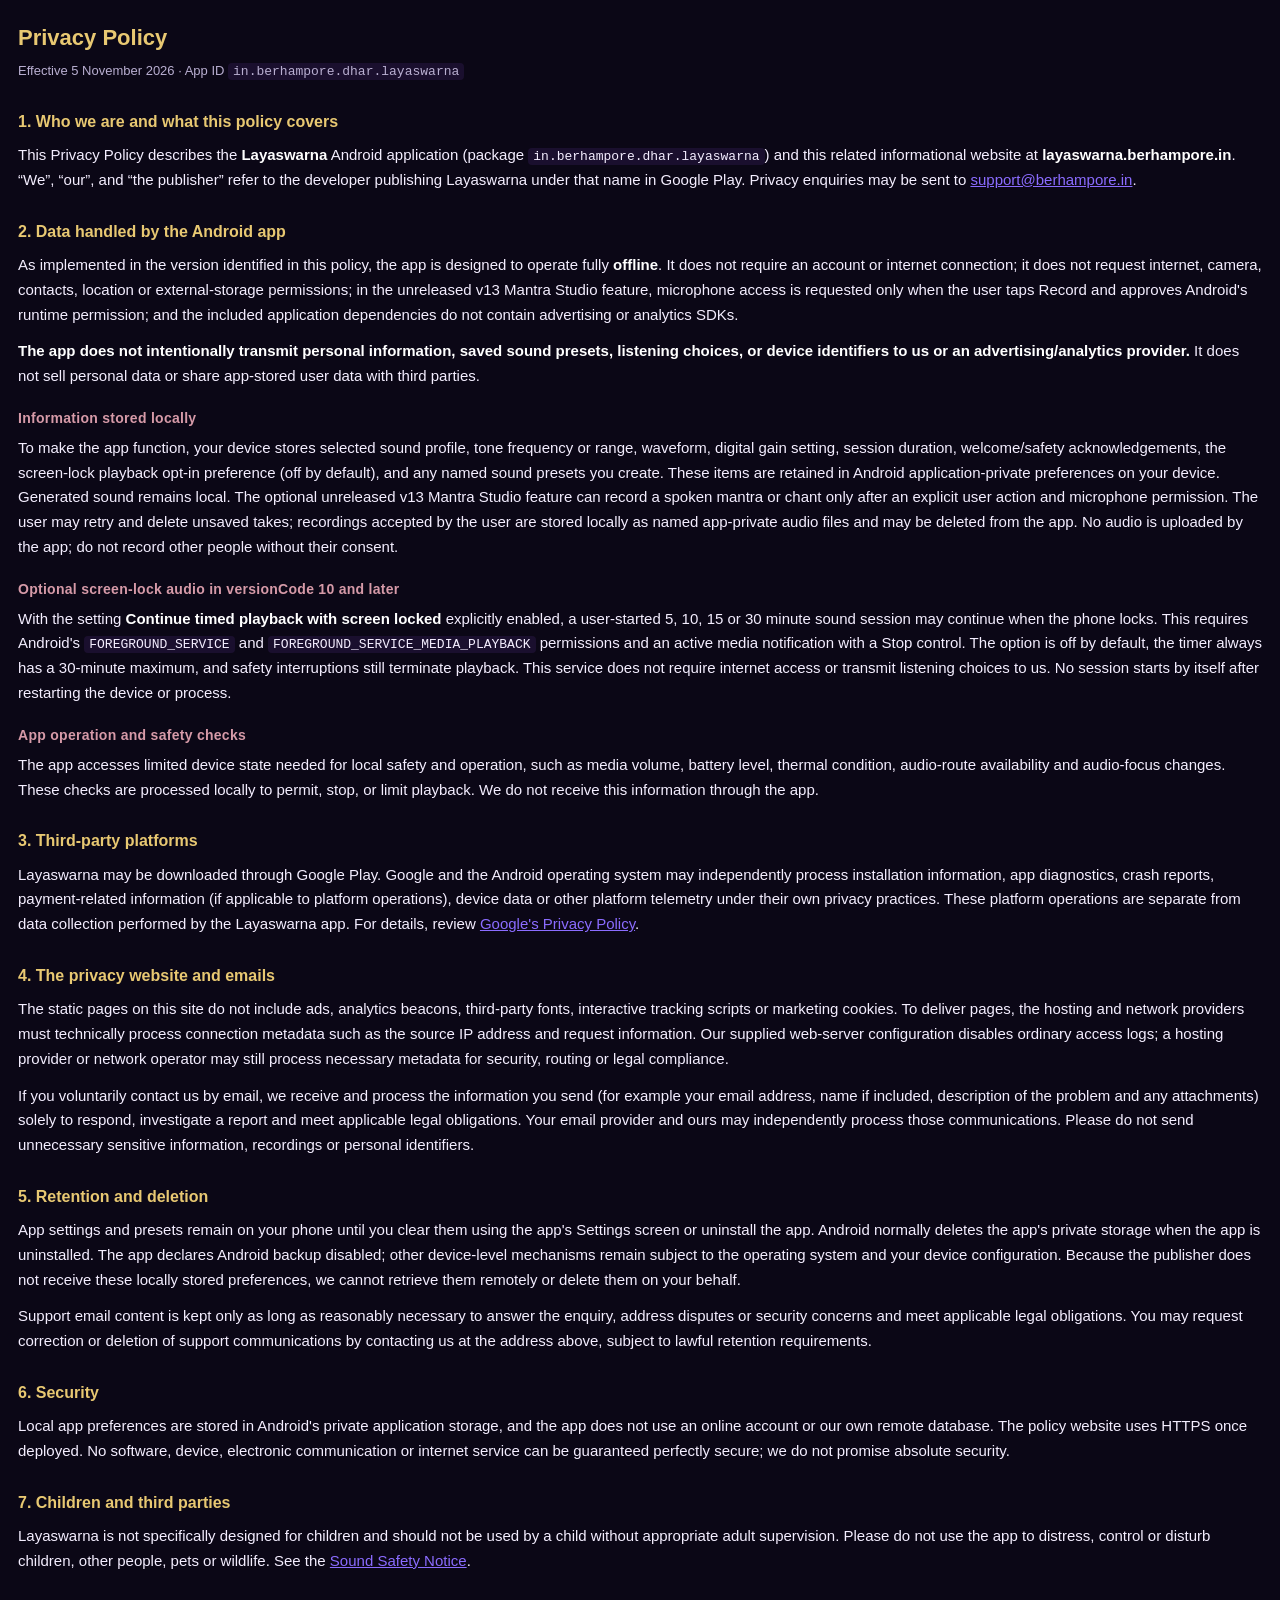
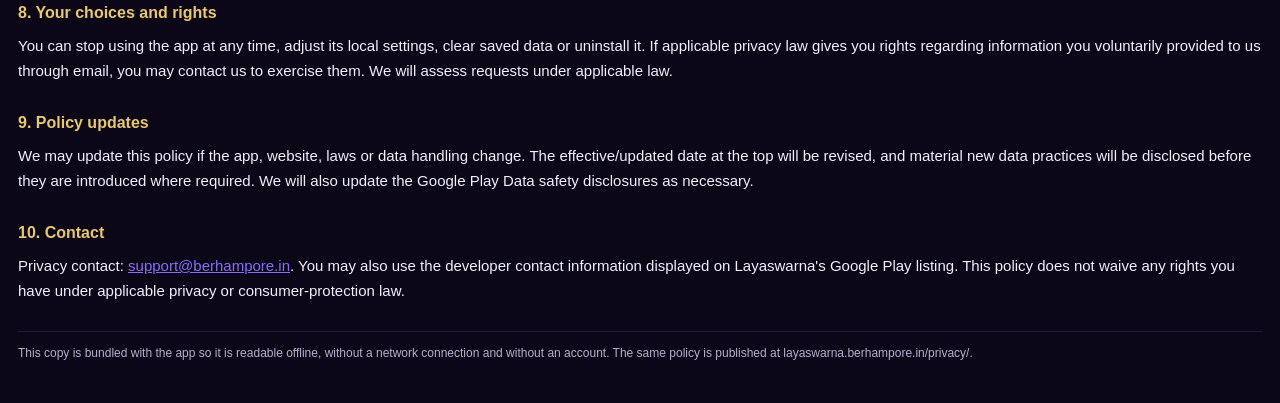
<file: PiFauna/app/src/main/assets/legal/privacy.html>
<!doctype html>
<html lang="en"><head><meta charset="utf-8">
<meta name="viewport" content="width=device-width, initial-scale=1">
<meta name="color-scheme" content="dark">
<title>Privacy Policy</title>
<style>
  body { margin:0; padding:20px 18px 40px; background:#0B0716; color:#F4EEFF;
         font:15px/1.65 -apple-system, "Segoe UI", Roboto, sans-serif; }
  h1 { font-size:22px; color:#E8C872; margin:0 0 4px; }
  h2 { font-size:16px; color:#E8C872; margin:26px 0 8px; }
  h3 { font-size:14px; color:#D69AA8; margin:18px 0 6px; letter-spacing:.02em; }
  p  { margin:0 0 12px; color:#F4EEFF; }
  strong { color:#FFFFFF; }
  code { background:#1A0F2E; padding:1px 5px; border-radius:4px; font-size:13px; }
  a  { color:#8B6CFF; }
  .meta { color:#B9AFD1; font-size:13px; margin-bottom:18px; }
  footer { margin-top:28px; color:#B9AFD1; font-size:12px; border-top:1px solid #241a3d; padding-top:12px; }
</style></head>
<body id="main">
<h1>Privacy Policy</h1>
<div class="meta">Effective 5 November 2026 · App ID <code>in.berhampore.dhar.layaswarna</code></div>
<h2>1. Who we are and what this policy covers</h2>
<p>This Privacy Policy describes the <strong>Layaswarna</strong> Android application (package <code>in.berhampore.dhar.layaswarna</code>) and this related informational website at <strong>layaswarna.berhampore.in</strong>. “We”, “our”, and “the publisher” refer to the developer publishing Layaswarna under that name in Google Play. Privacy enquiries may be sent to <a href="mailto:support@berhampore.in">support@berhampore.in</a>.</p>
<h2>2. Data handled by the Android app</h2>
<p>As implemented in the version identified in this policy, the app is designed to operate fully <strong>offline</strong>. It does not require an account or internet connection; it does not request internet, camera, contacts, location or external-storage permissions; in the unreleased v13 Mantra Studio feature, microphone access is requested only when the user taps Record and approves Android's runtime permission; and the included application dependencies do not contain advertising or analytics SDKs.</p>
<p><strong>The app does not intentionally transmit personal information, saved sound presets, listening choices, or device identifiers to us or an advertising/analytics provider.</strong> It does not sell personal data or share app-stored user data with third parties.</p>
<h3>Information stored locally</h3>
<p>To make the app function, your device stores selected sound profile, tone frequency or range, waveform, digital gain setting, session duration, welcome/safety acknowledgements, the screen-lock playback opt-in preference (off by default), and any named sound presets you create. These items are retained in Android application-private preferences on your device. Generated sound remains local. The optional unreleased v13 Mantra Studio feature can record a spoken mantra or chant only after an explicit user action and microphone permission. The user may retry and delete unsaved takes; recordings accepted by the user are stored locally as named app-private audio files and may be deleted from the app. No audio is uploaded by the app; do not record other people without their consent.</p>
<h3>Optional screen-lock audio in versionCode 10 and later</h3>
<p>With the setting <strong>Continue timed playback with screen locked</strong> explicitly enabled, a user-started 5, 10, 15 or 30 minute sound session may continue when the phone locks. This requires Android's <code>FOREGROUND_SERVICE</code> and <code>FOREGROUND_SERVICE_MEDIA_PLAYBACK</code> permissions and an active media notification with a Stop control. The option is off by default, the timer always has a 30-minute maximum, and safety interruptions still terminate playback. This service does not require internet access or transmit listening choices to us. No session starts by itself after restarting the device or process.</p>
<h3>App operation and safety checks</h3>
<p>The app accesses limited device state needed for local safety and operation, such as media volume, battery level, thermal condition, audio-route availability and audio-focus changes. These checks are processed locally to permit, stop, or limit playback. We do not receive this information through the app.</p>
<h2>3. Third-party platforms</h2>
<p>Layaswarna may be downloaded through Google Play. Google and the Android operating system may independently process installation information, app diagnostics, crash reports, payment-related information (if applicable to platform operations), device data or other platform telemetry under their own privacy practices. These platform operations are separate from data collection performed by the Layaswarna app. For details, review <a href="https://policies.google.com/privacy" rel="noopener noreferrer">Google's Privacy Policy</a>.</p>
<h2>4. The privacy website and emails</h2>
<p>The static pages on this site do not include ads, analytics beacons, third-party fonts, interactive tracking scripts or marketing cookies. To deliver pages, the hosting and network providers must technically process connection metadata such as the source IP address and request information. Our supplied web-server configuration disables ordinary access logs; a hosting provider or network operator may still process necessary metadata for security, routing or legal compliance.</p>
<p>If you voluntarily contact us by email, we receive and process the information you send (for example your email address, name if included, description of the problem and any attachments) solely to respond, investigate a report and meet applicable legal obligations. Your email provider and ours may independently process those communications. Please do not send unnecessary sensitive information, recordings or personal identifiers.</p>
<h2>5. Retention and deletion</h2>
<p>App settings and presets remain on your phone until you clear them using the app's Settings screen or uninstall the app. Android normally deletes the app's private storage when the app is uninstalled. The app declares Android backup disabled; other device-level mechanisms remain subject to the operating system and your device configuration. Because the publisher does not receive these locally stored preferences, we cannot retrieve them remotely or delete them on your behalf.</p>
<p>Support email content is kept only as long as reasonably necessary to answer the enquiry, address disputes or security concerns and meet applicable legal obligations. You may request correction or deletion of support communications by contacting us at the address above, subject to lawful retention requirements.</p>
<h2>6. Security</h2>
<p>Local app preferences are stored in Android's private application storage, and the app does not use an online account or our own remote database. The policy website uses HTTPS once deployed. No software, device, electronic communication or internet service can be guaranteed perfectly secure; we do not promise absolute security.</p>
<h2>7. Children and third parties</h2>
<p>Layaswarna is not specifically designed for children and should not be used by a child without appropriate adult supervision. Please do not use the app to distress, control or disturb children, other people, pets or wildlife. See the <a href="#safety">Sound Safety Notice</a>.</p>
<h2>8. Your choices and rights</h2>
<p>You can stop using the app at any time, adjust its local settings, clear saved data or uninstall it. If applicable privacy law gives you rights regarding information you voluntarily provided to us through email, you may contact us to exercise them. We will assess requests under applicable law.</p>
<h2>9. Policy updates</h2>
<p>We may update this policy if the app, website, laws or data handling change. The effective/updated date at the top will be revised, and material new data practices will be disclosed before they are introduced where required. We will also update the Google Play Data safety disclosures as necessary.</p>
<h2>10. Contact</h2>
<p>Privacy contact: <a href="mailto:support@berhampore.in">support@berhampore.in</a>. You may also use the developer contact information displayed on Layaswarna's Google Play listing. This policy does not waive any rights you have under applicable privacy or consumer-protection law.</p>
<footer>This copy is bundled with the app so it is readable offline, without a
network connection and without an account. The same policy is published at
layaswarna.berhampore.in/privacy/.</footer>
</body></html>
</file>
